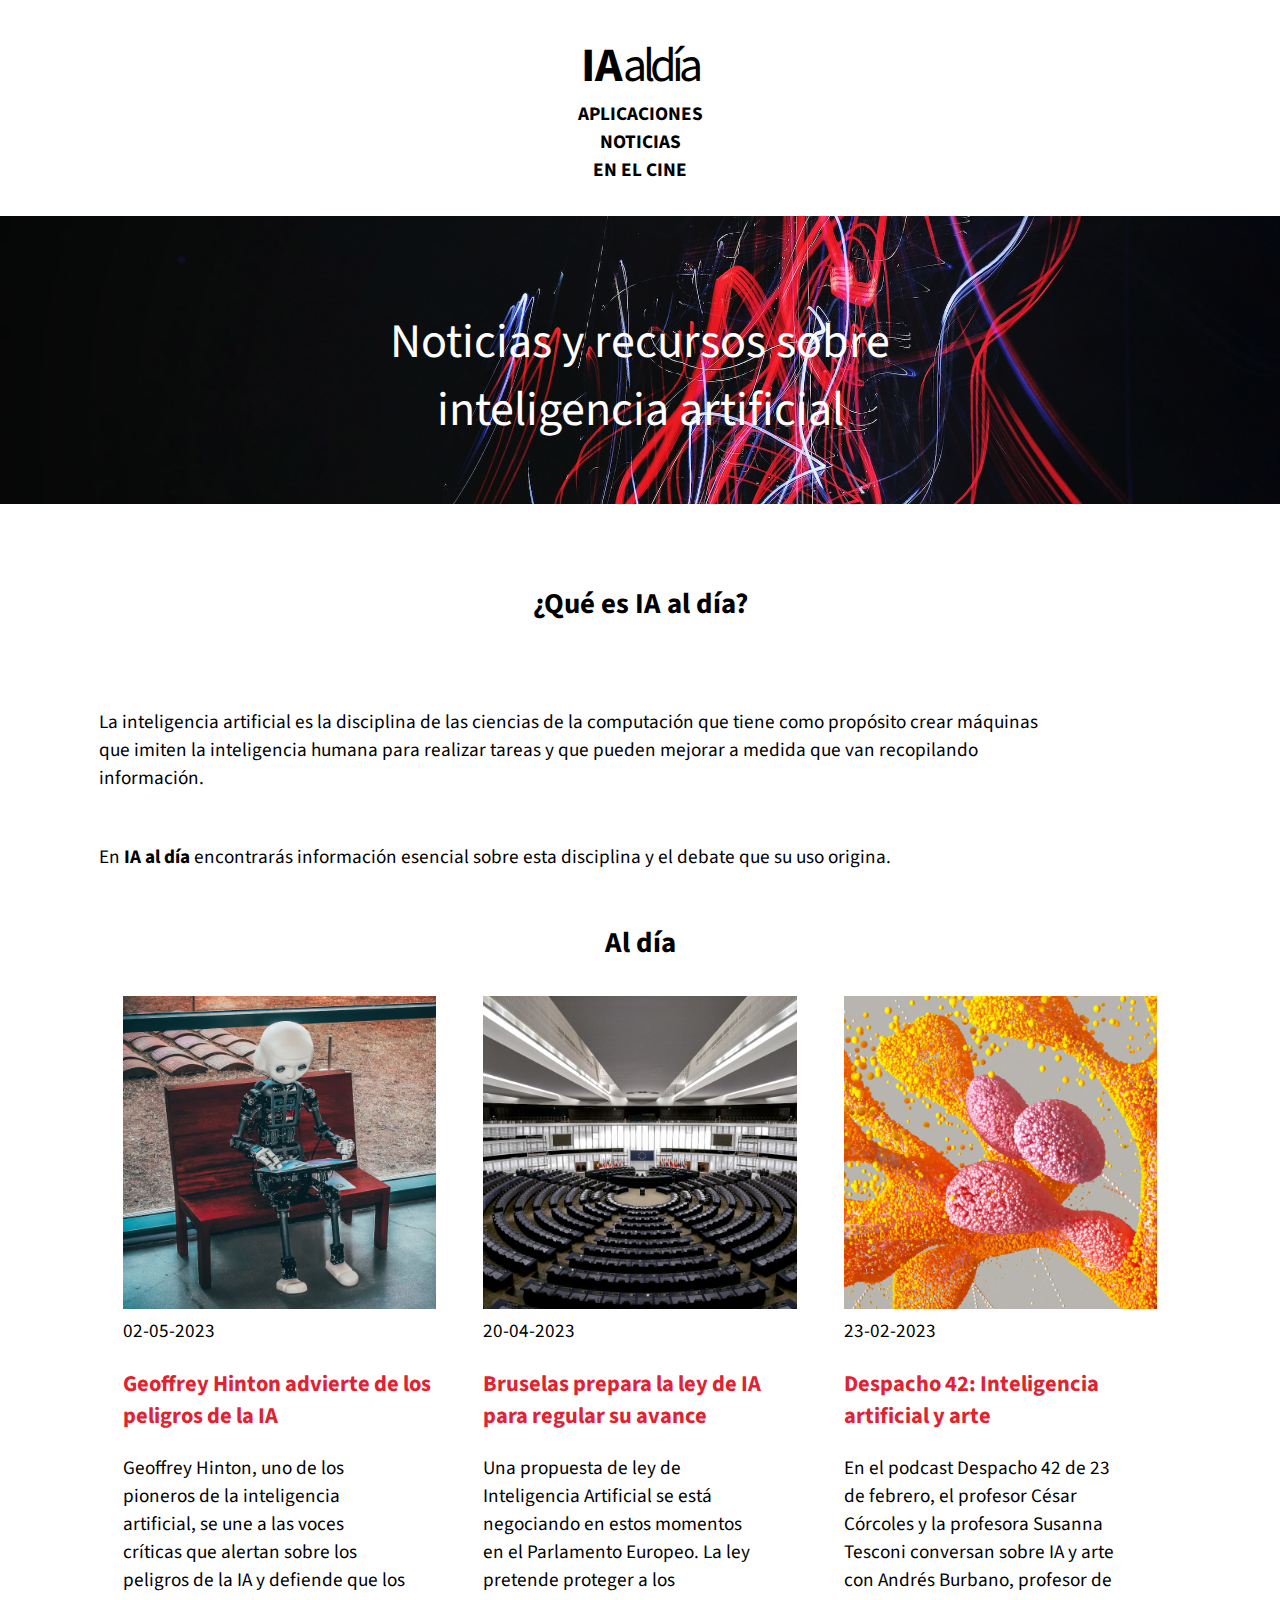
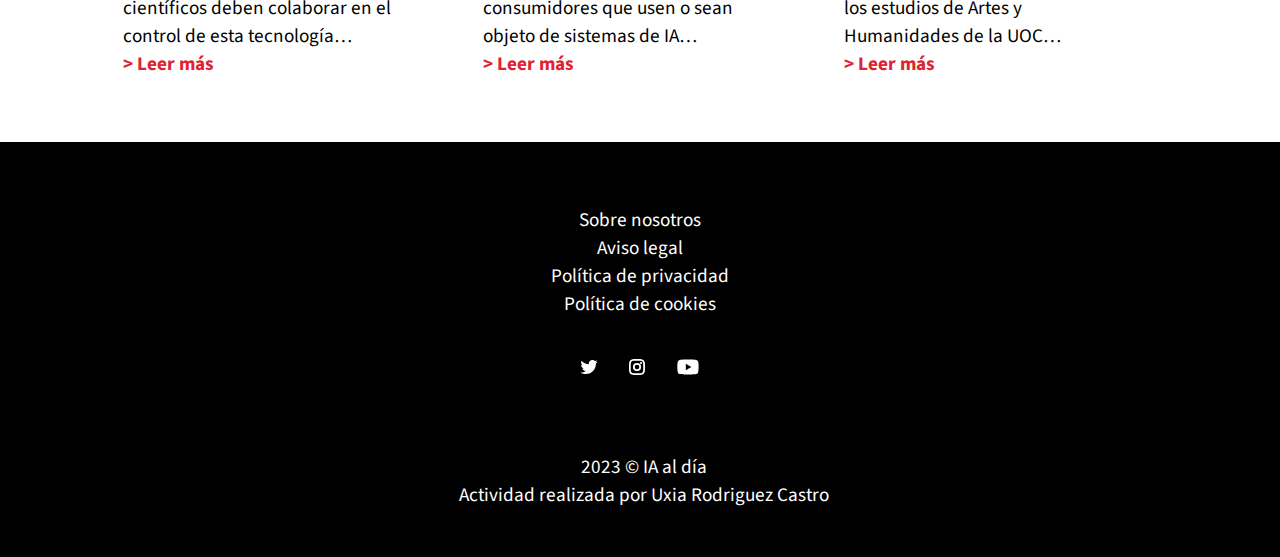
<file: index.html>
<!DOCTYPE html>
<html lang="es">

<head>
   <meta charset="utf-8">
   <title>IAaldia</title>
   <meta name="viewport" content="width=device-width, initial-scale=1.0">
   <link rel="stylesheet" href="css/estilos.css">
   <link rel="icon" type="image/x-icon" href="img/favicon.ico">

</head>

<body>

   <header>
      <h1><a href="index.html"><span>IA</span>aldía</a></h1>

   </header>
   <nav class="headernav">
      <div>
         <ul>

            <li><a href="aplicaciones.html">Aplicaciones</a></li>
            <li><a href="#">Noticias</a></li>
            <li><a href="en-el-cine.html">En el cine</a></li>


         </ul>
      </div>
   </nav>
   <main>
      <div class="container">
         <picture>
            <source media="(min-width: 900px)" srcset="img/bg-hero-home.jpg">
            <img src="img/bg-hero-home-m.jpg" alt="fondo del inicio de la pagina">
         </picture>
         <span class="centered">Noticias y recursos sobre<br>inteligencia artificial </span>
      </div>
      <div class="content">

         <h2>¿Qué es IA al día?</h2>
         <p>La inteligencia artificial es la disciplina de las ciencias de la computación
            que tiene como propósito crear máquinas que imiten la inteligencia
            humana para realizar tareas y que pueden mejorar a medida que van
            recopilando información.</p>
         <p>En <b>IA al día</b> encontrarás información esencial sobre esta disciplina y el
            debate que su uso origina.</p>


         <h2>Al día</h2>

         <div class="containerdiv">
            <div>
               <img src="img/n-geoffrey-hinton.jpg" alt="imagen de un muñeco sentado en un banco">

               <p>02-05-2023</p>
               <h3>Geoffrey Hinton advierte de los peligros de la IA</h3>
               <p class="desc">Geoffrey Hinton, uno de los pioneros de la inteligencia artificial, se une a
                  las voces críticas que alertan sobre los peligros de la IA y defiende que
                  los científicos deben colaborar en el control de esta tecnología… </p>
               <a href="#">&#62; Leer más</a>
            </div>
            <div>
               <img src="img/n-ue-ia.jpg" alt="Parlamento Europeo en Bruselas">

               <p>20-04-2023</p>
               <h3>Bruselas prepara la ley de IA para regular su avance</h3>
               <p class="desc"> Una propuesta de ley de Inteligencia Artificial se está negociando en
                  estos momentos en el Parlamento Europeo. La ley pretende proteger a
                  los consumidores que usen o sean objeto de sistemas de IA… </p>
               <a href="#">&#62; Leer más</a>
            </div>
            <div>
               <img src="img/n-despacho42.jpg" alt="Una representacion abstracta de IA">

               <p>23-02-2023</p>
               <h3>Despacho 42: Inteligencia artificial y arte</h3>
               <p class="desc">En el podcast Despacho 42 de 23 de febrero, el profesor César
                  Córcoles y la profesora Susanna Tesconi conversan sobre IA y arte con
                  Andrés Burbano, profesor de los estudios de Artes y Humanidades de la
                  UOC… </p>
               <a href="despacho-42.html">&#62; Leer más</a>
            </div>

         </div>


      </div>

   </main>
   <footer>
      <nav>
         <div>

            <ul>
               <li><a href="#">Sobre nosotros</a></li>
               <li><a href="#">Aviso legal</a></li>
               <li><a href="#">Política de privacidad</a></li>
               <li><a href="#">Política de cookies</a></li>

            </ul>
         </div>

         <div>
            <ul>
               <li class="redes"><a class="smedia" href="#"><img src="img/twitter.svg" alt="icono de twitter"></a></li>
               <li class="redes"><a class="smedia" href="#"><img src="img/instagram.svg" alt="icono de instagram"></a>
               </li>
               <li class="redes"><a class="smedia" href="#"><img src="img/youtube.svg" alt="icono de youtube"> </a></li>

            </ul>
         </div>

         <div class="creditos">
            <p>2023 &#169; IA al día</p>
            <p> Actividad realizada por Uxia Rodriguez Castro</p>
         </div>
      </nav>
   </footer>
</body>

</html>
</file>
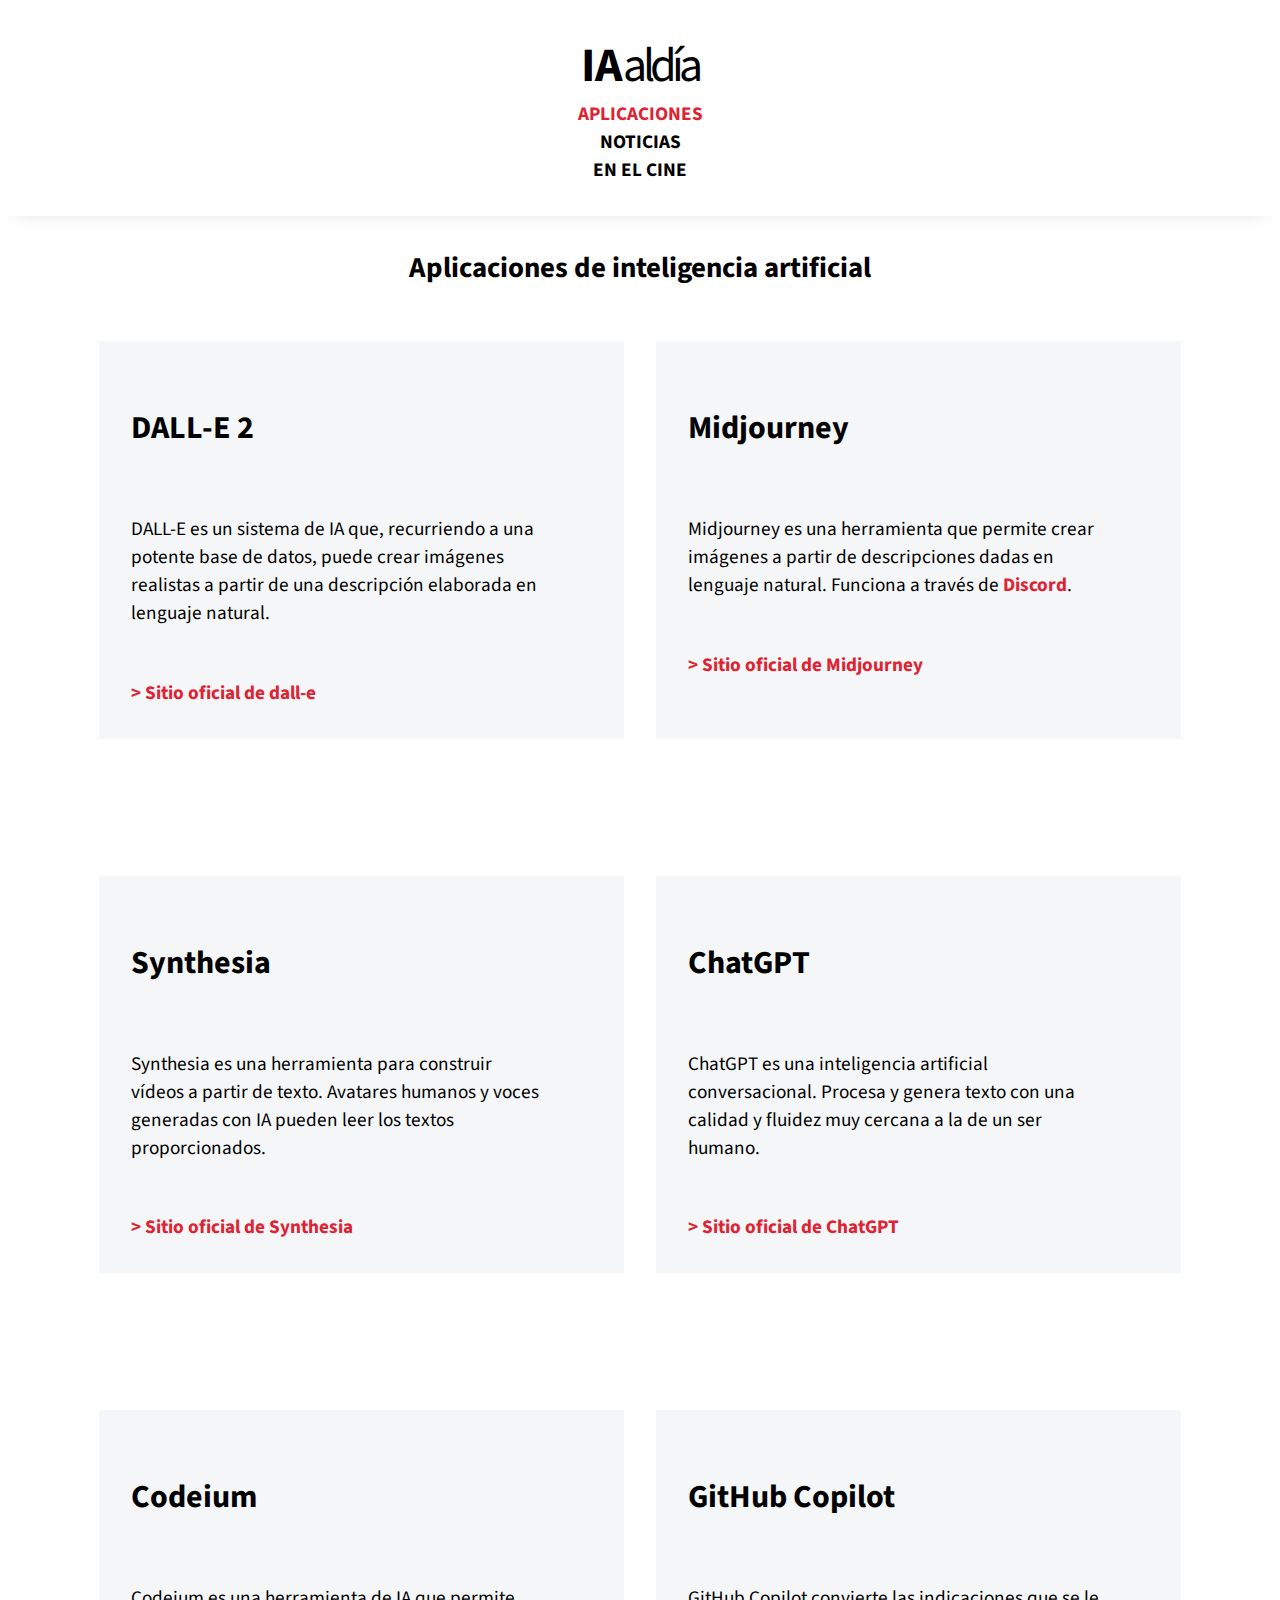
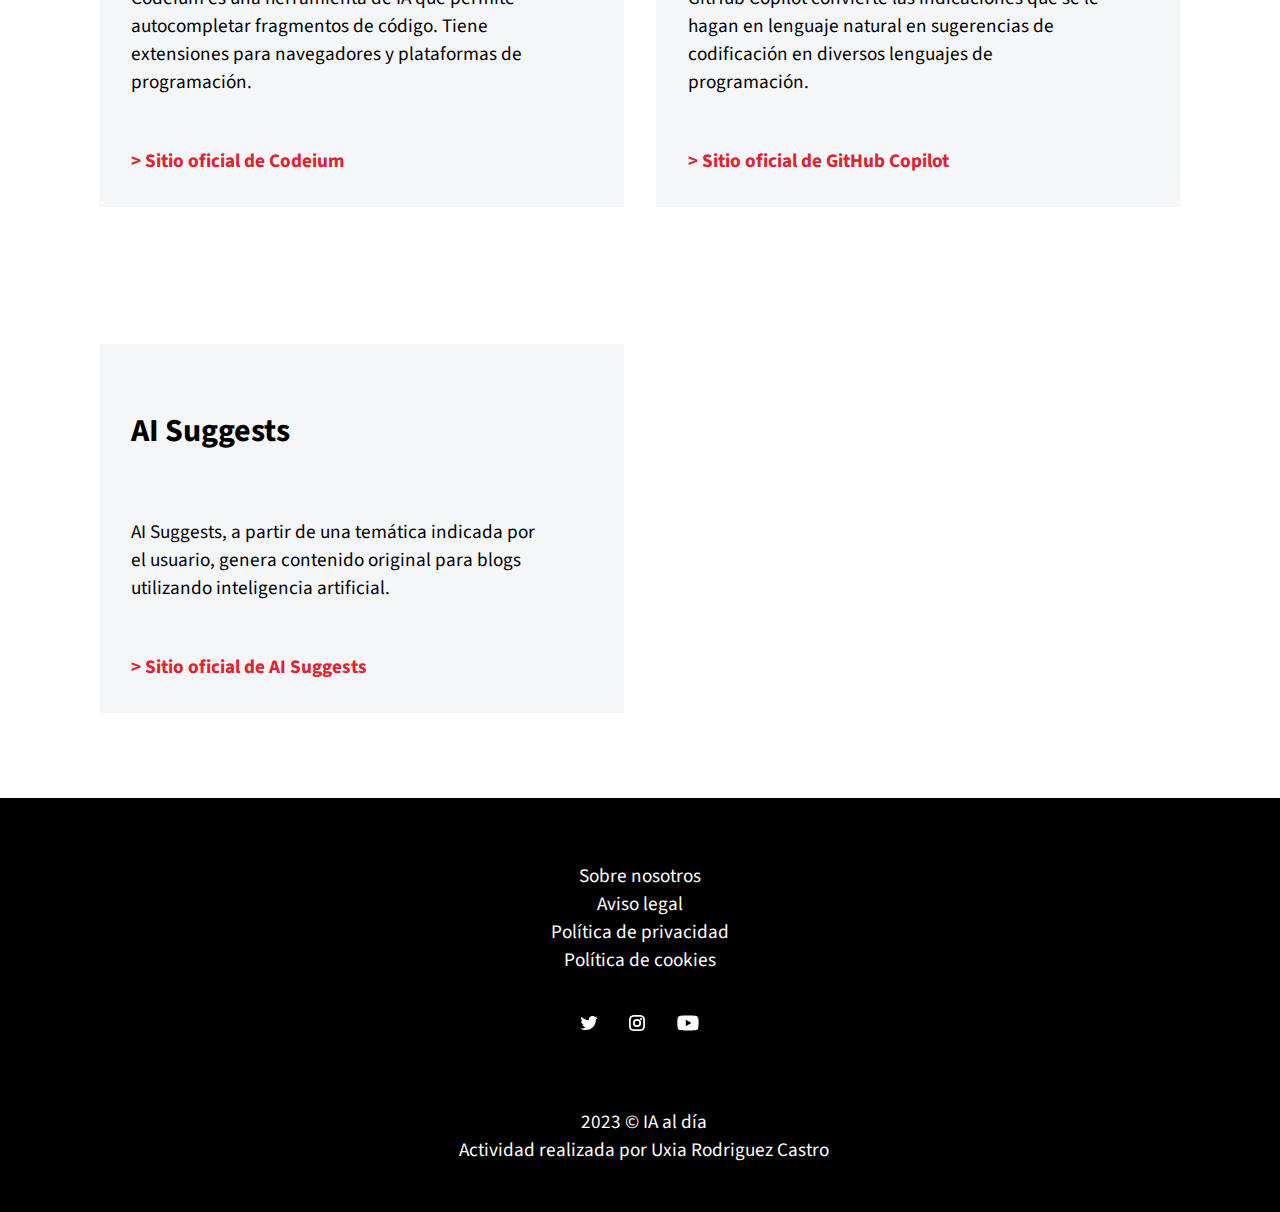
<file: aplicaciones.html>
<!DOCTYPE html>
<html lang="es">

<head>
   <meta charset="utf-8">
   <title>IAaldia</title>
   <meta name="viewport" content="width=device-width, initial-scale=1.0">
   <link rel="stylesheet" href="css/estilos.css">
   <link rel="icon" type="image/x-icon" href="img/favicon.ico">

</head>

<body>


   <header>
      <h1><a href="index.html"><span>IA</span>aldía</a></h1>
   </header>
   <nav class="headernav">
      <div>
         <ul>

            <li><a href="aplicaciones.html" class="actual">Aplicaciones</a></li>
            <li><a href="#">Noticias</a></li>
            <li><a href="en-el-cine.html">En el cine</a></li>


         </ul>
      </div>
   </nav>
   <main>
      <div class="content">
         <h2 id="alth2">Aplicaciones de inteligencia artificial</h2>

         <div class="containerdiv2">
            <div>
               <h3> DALL-E 2</h3>
               <p> DALL-E es un sistema de IA que, recurriendo a una potente base de
                  datos, puede crear imágenes realistas a partir de una descripción
                  elaborada en lenguaje natural. </p>
               <a href="https://www.midjourney.com/home/">&#62; Sitio oficial de dall-e</a>
            </div>

            <div>
               <h3>Midjourney</h3>
               <p>Midjourney es una herramienta que permite crear imágenes a partir de
                  descripciones dadas en lenguaje natural. Funciona a través de <span><a
                        href="https://discord.com">Discord</a></span>.</p>
               <a href="https://www.midjourney.com/home/">&#62; Sitio oficial de Midjourney</a>
            </div>
            <div>
               <h3>Synthesia</h3>
               <p>Synthesia es una herramienta para construir vídeos a partir de texto.
                  Avatares humanos y voces generadas con IA pueden leer los textos
                  proporcionados.</p>
               <a href="https://www.synthesia.io/">&#62; Sitio oficial de Synthesia</a>
            </div>

            <div>
               <h3>ChatGPT</h3>
               <p>ChatGPT es una inteligencia artificial conversacional. Procesa y genera
                  texto con una calidad y fluidez muy cercana a la de un ser humano.</p>
               <a href="https://chat.openai.com/">&#62; Sitio oficial de ChatGPT</a>
            </div>

            <div>
               <h3>Codeium
               </h3>
               <p>Codeium es una herramienta de IA que permite autocompletar
                  fragmentos de código. Tiene extensiones para navegadores y
                  plataformas de programación.</p>
               <a href="https://codeium.com/">&#62; Sitio oficial de Codeium</a>
            </div>
            <div>
               <h3>GitHub Copilot</h3>
               <p>GitHub Copilot convierte las indicaciones que se le hagan en lenguaje
                  natural en sugerencias de codificación en diversos lenguajes de
                  programación.</p>
               <a href="https://github.com/features/copilot">&#62; Sitio oficial de GitHub Copilot</a>
            </div>
            <div>
               <h3>AI Suggests</h3>
               <p>AI Suggests, a partir de una temática indicada por el usuario, genera
                  contenido original para blogs utilizando inteligencia artificial.</p>
               <a href="https://ai-suggests.com/">&#62; Sitio oficial de AI Suggests</a>
            </div>

         </div>

      </div>
   </main>
   <footer>
      <nav>
         <div>
            <ul>

               <li><a href="#">Sobre nosotros</a></li>
               <li><a href="#">Aviso legal</a></li>
               <li><a href="#">Política de privacidad</a></li>
               <li><a href="#">Política de cookies</a></li>


            </ul>
         </div>
         <div>
            <ul>

               <li class="redes"><a class="smedia" href="#"><img src="img/twitter.svg" alt="icono de twitter"></a></li>
               <li class="redes"><a class="smedia" href="#"><img src="img/instagram.svg" alt="icono de instagram"></a>
               </li>
               <li class="redes"><a class="smedia" href="#"><img src="img/youtube.svg" alt="icono de youtube"> </a></li>


            </ul>
         </div>
         <div class="creditos">
            <p>2023 &#169; IA al día</p>
            <p> Actividad realizada por Uxia Rodriguez Castro</p>
         </div>
      </nav>
   </footer>
</body>

</html>
</file>
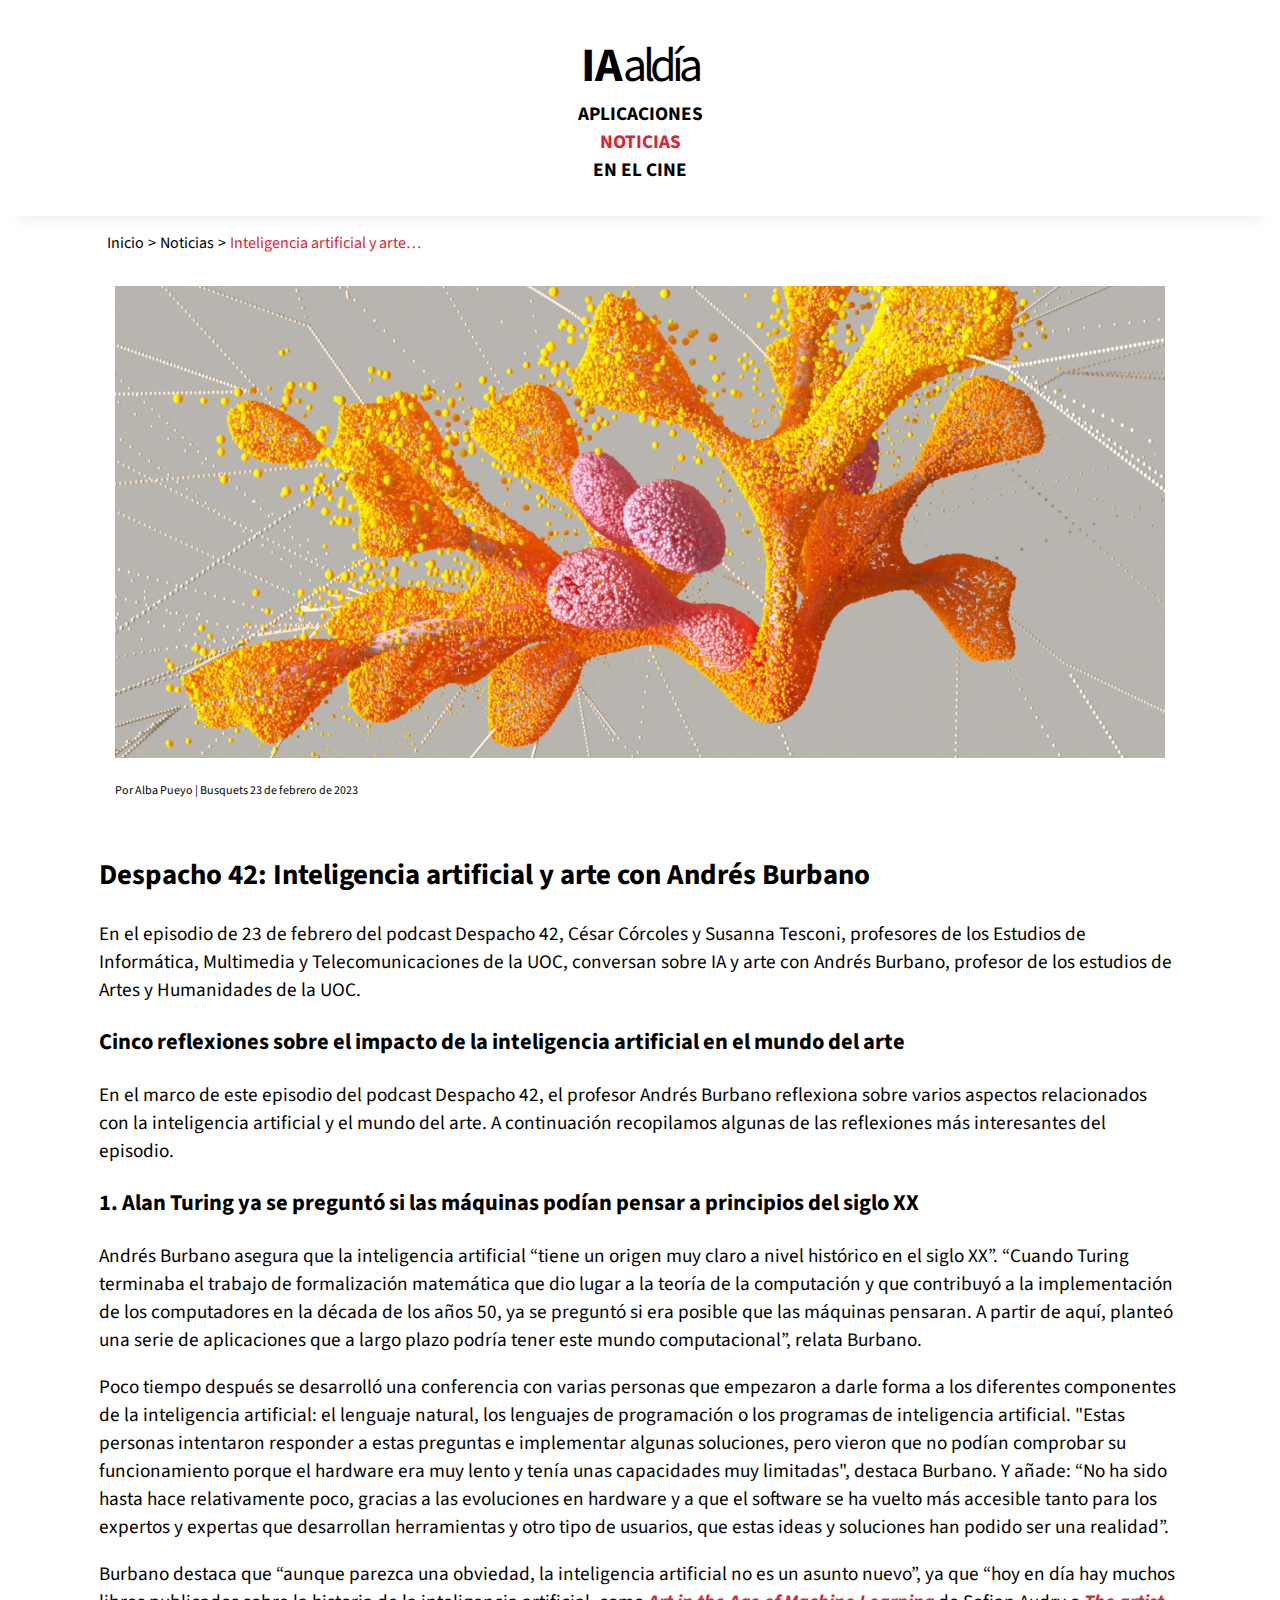
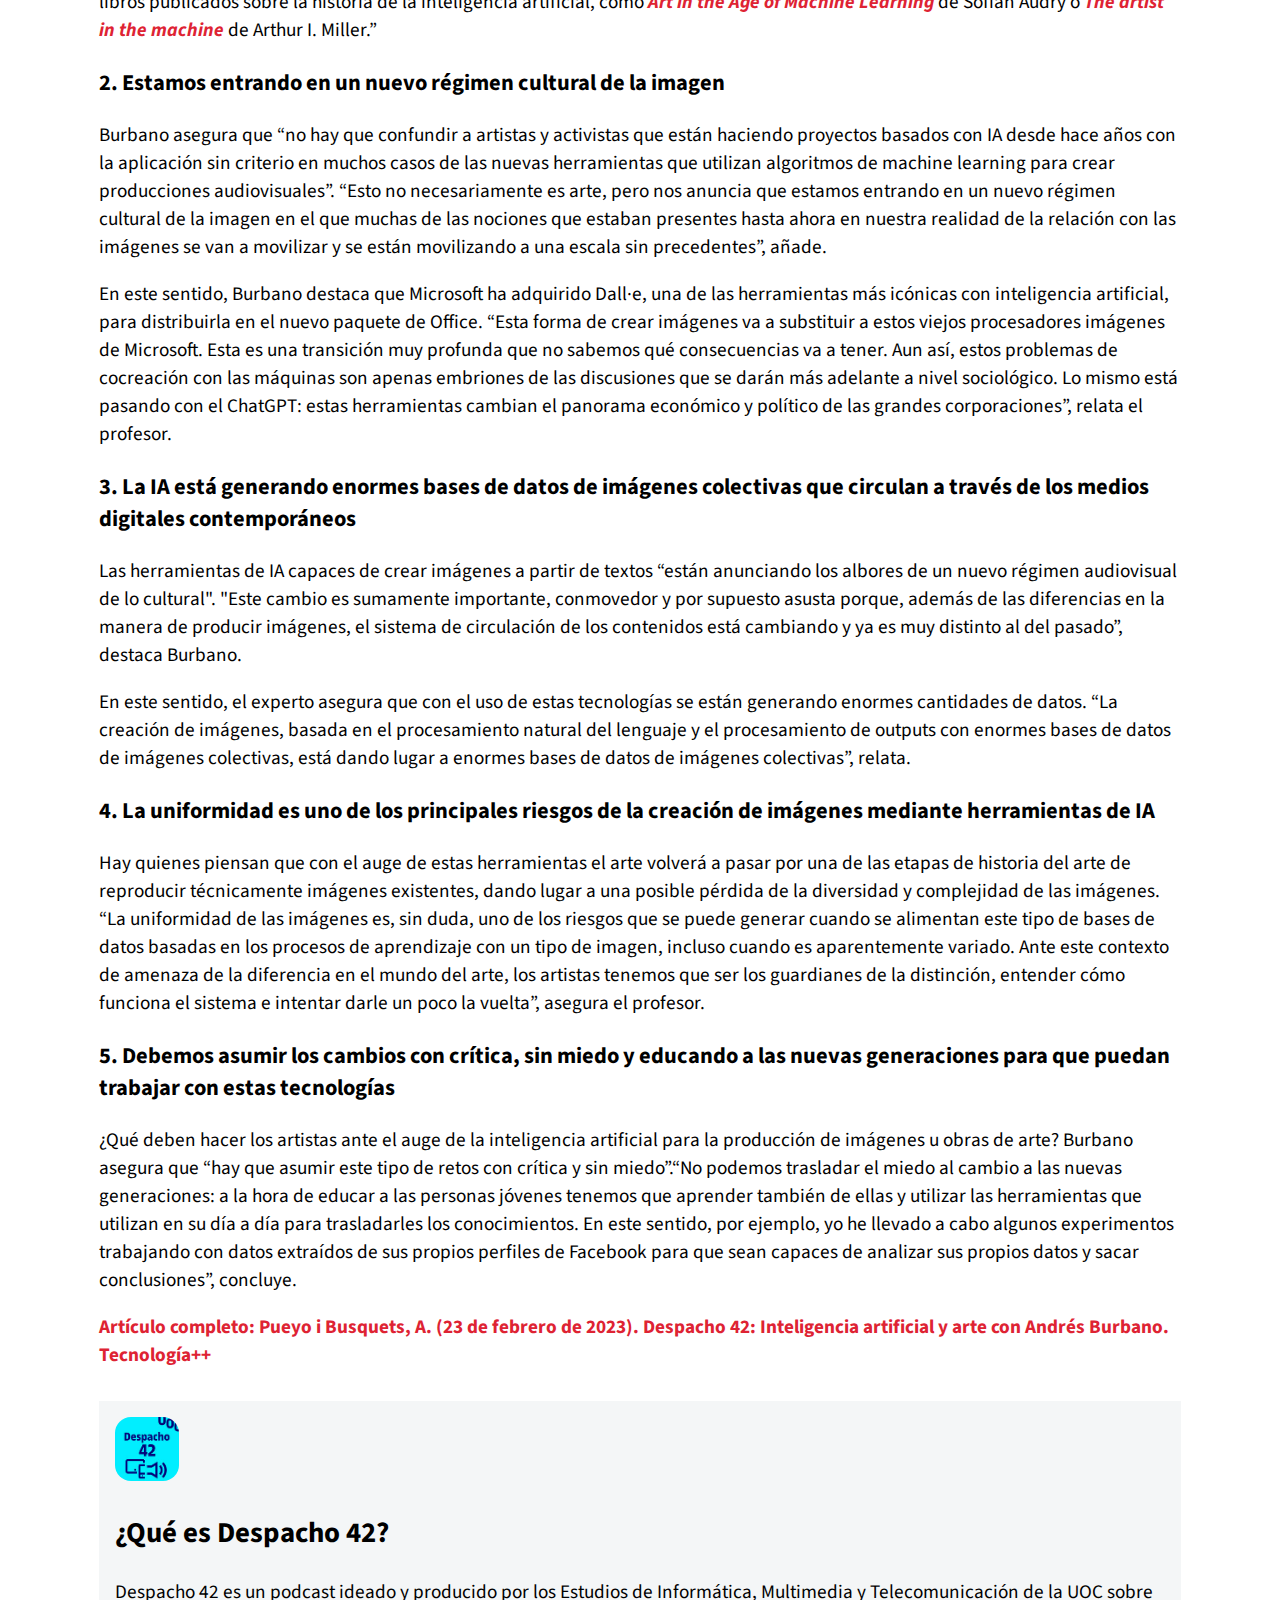
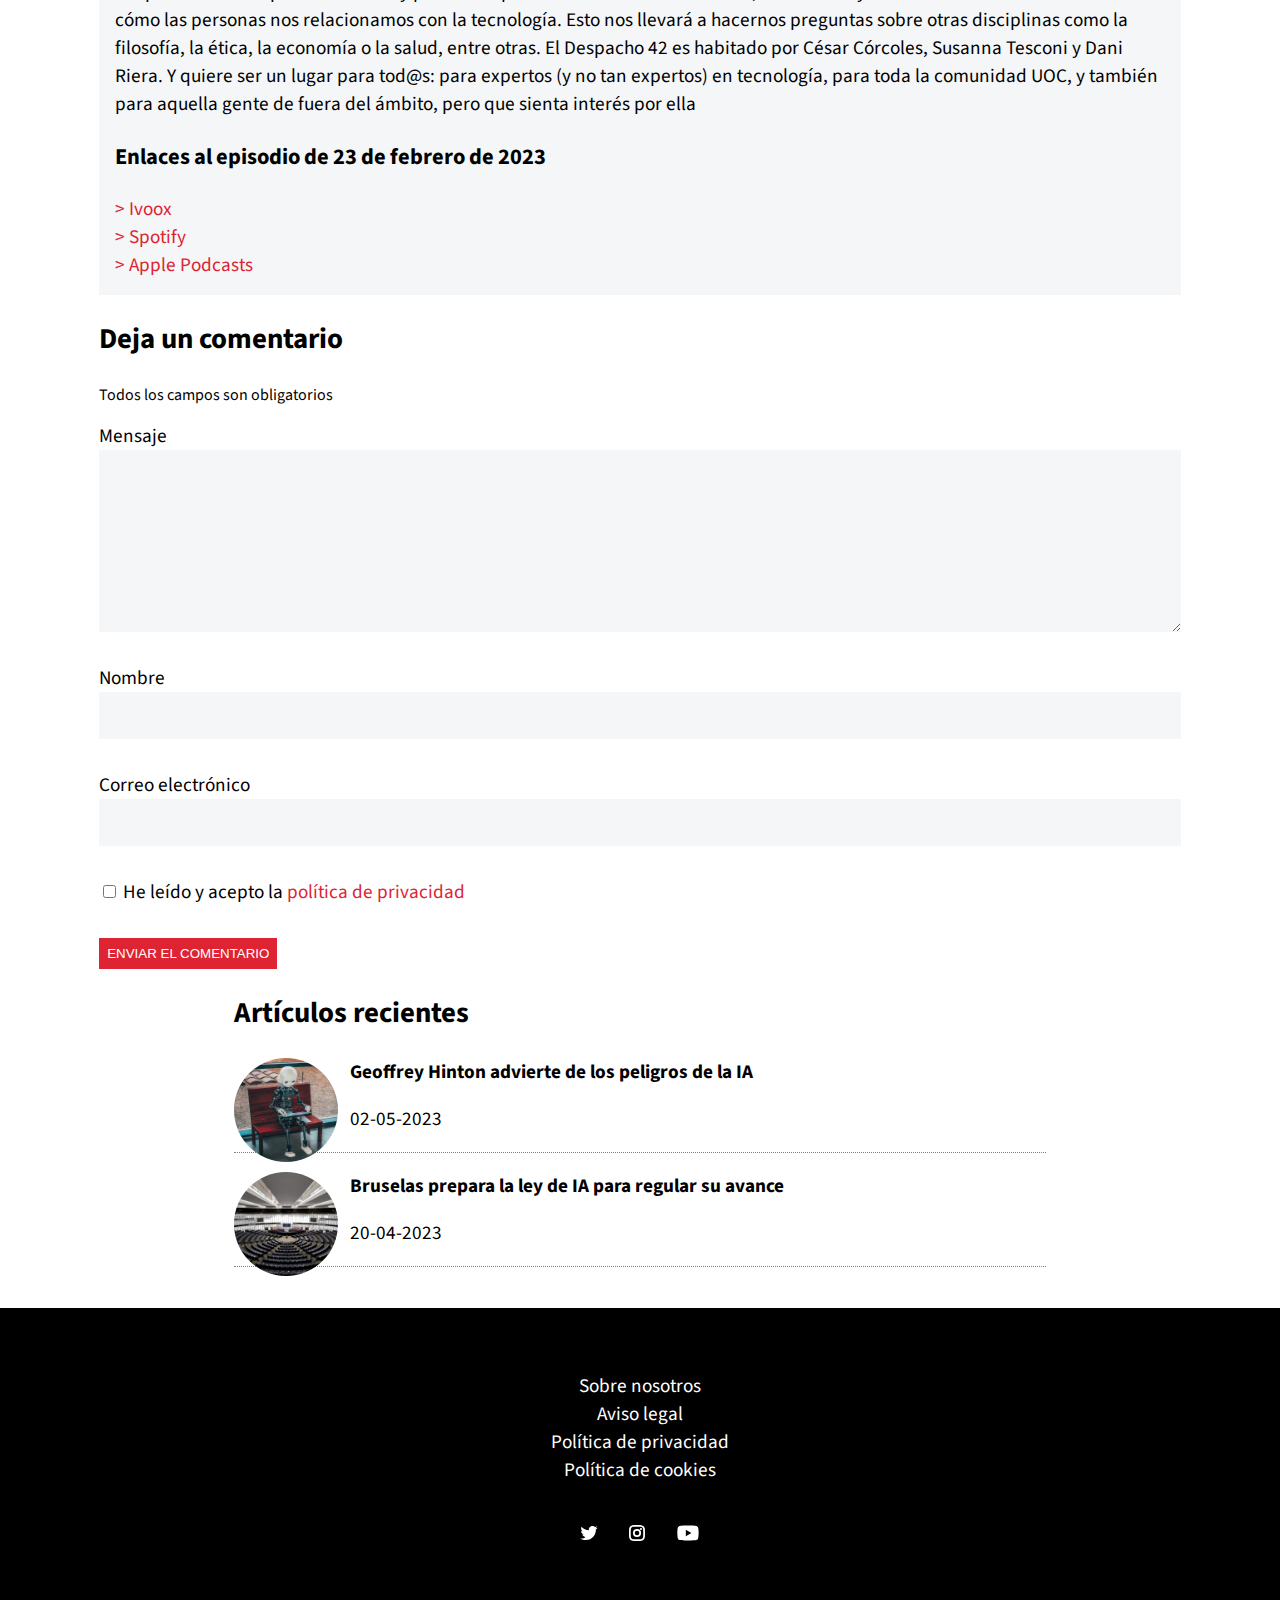
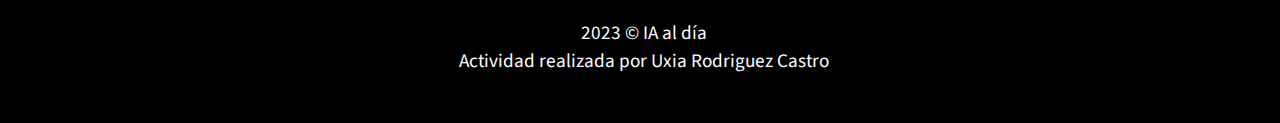
<file: despacho-42.html>
<!DOCTYPE html>
<html lang="es">

<head>
   <meta charset="utf-8">
   <title>IAaldia</title>
   <meta name="viewport" content="width=device-width, initial-scale=1.0">
   <link rel="stylesheet" href="css/estilos.css">
   <link rel="icon" type="image/x-icon" href="img/favicon.ico">

</head>

<body>

   <header>
      <h1><a href="index.html"><span>IA</span>aldía</a></h1>

   </header>
   <nav class="headernav">
      <div>
         <ul>

            <li><a href="aplicaciones.html">Aplicaciones</a></li>
            <li><a href="#" class="actual">Noticias</a></li>
            <li><a href="en-el-cine.html">En el cine</a></li>


         </ul>
      </div>
   </nav>
   <main>
      <div class="content2">

         <div>

            <nav aria-label="Breadcrumb" class="breadcrumb">
               <ul>
                  <li><a href="index.html">Inicio</a></li>
                  <li><a href="#">Noticias</a></li>
                  <li><span>Inteligencia artificial y arte…</span></li>
               </ul>
            </nav>
            <div>
               <figure class="figures">
                  <img src="img/n-despacho42-post.jpg" alt="Una representacion abstracta de IA">
                  <figcaption>Por Alba Pueyo | Busquets 23 de febrero de 2023</figcaption>
               </figure>
            </div>
            <h2>Despacho 42: Inteligencia artificial y arte con Andrés
               Burbano</h2>
            <p>En el episodio de 23 de febrero del podcast Despacho 42, César Córcoles y
               Susanna Tesconi, profesores de los Estudios de Informática, Multimedia y
               Telecomunicaciones de la UOC, conversan sobre IA y arte con Andrés
               Burbano, profesor de los estudios de Artes y Humanidades de la UOC.</p>

            <h3>Cinco reflexiones sobre el impacto de la inteligencia artificial en el
               mundo del arte</h3>

            <p>En el marco de este episodio del podcast Despacho 42, el profesor Andrés
               Burbano reflexiona sobre varios aspectos relacionados con la inteligencia
               artificial y el mundo del arte. A continuación recopilamos algunas de las
               reflexiones más interesantes del episodio.</p>

            <h3>1. Alan Turing ya se preguntó si las máquinas podían pensar a principios
               del siglo XX</h3>

            <p>Andrés Burbano asegura que la inteligencia artificial <q>tiene un origen muy claro
                  a nivel histórico en el siglo XX</q>. <q>Cuando Turing terminaba el trabajo de
                  formalización matemática que dio lugar a la teoría de la computación y que
                  contribuyó a la implementación de los computadores en la década de los años
                  50, ya se preguntó si era posible que las máquinas pensaran. A partir de aquí,
                  planteó una serie de aplicaciones que a largo plazo podría tener este mundo
                  computacional</q>, relata Burbano.</p>

            <p>Poco tiempo después se desarrolló una conferencia con varias personas que
               empezaron a darle forma a los diferentes componentes de la inteligencia
               artificial: el lenguaje natural, los lenguajes de programación o los programas de
               inteligencia artificial. "Estas personas intentaron responder a estas preguntas e
               implementar algunas soluciones, pero vieron que no podían comprobar su
               funcionamiento porque el hardware era muy lento y tenía unas capacidades
               muy limitadas", destaca Burbano. Y añade: <q>No ha sido hasta hace
                  relativamente poco, gracias a las evoluciones en hardware y a que el software
                  se ha vuelto más accesible tanto para los expertos y expertas que desarrollan
                  herramientas y otro tipo de usuarios, que estas ideas y soluciones han podido
                  ser una realidad</q>.</p>

            <p>Burbano destaca que <q>aunque parezca una obviedad, la inteligencia artificial no
                  es un asunto nuevo</q>, ya que <q>hoy en día hay muchos libros publicados sobre la
                  historia de la inteligencia artificial, como <i><a class="actual"
                        href="https://mitpress.mit.edu/9780262046183/art-in-the-age-of-machine-learning/">Art in the Age
                        of
                        Machine Learning</a></i> de
                  Sofian Audry o <i><a class="actual" href="https://www.artistinthemachine.net/">The artist in the
                        machine</a></i> de Arthur I. Miller.</q></p>

            <h3>2. Estamos entrando en un nuevo régimen cultural de la imagen</h3>
            <p>Burbano asegura que <q>no hay que confundir a artistas y activistas que están
                  haciendo proyectos basados con IA desde hace años con la aplicación sin
                  criterio en muchos casos de las nuevas herramientas que utilizan algoritmos de
                  machine learning para crear producciones audiovisuales</q>. <q>Esto no
                  necesariamente es arte, pero nos anuncia que estamos entrando en un nuevo
                  régimen cultural de la imagen en el que muchas de las nociones que estaban
                  presentes hasta ahora en nuestra realidad de la relación con las imágenes se
                  van a movilizar y se están movilizando a una escala sin precedentes</q>, añade.</p>

            <p>En este sentido, Burbano destaca que Microsoft ha adquirido Dall·e, una de las
               herramientas más icónicas con inteligencia artificial, para distribuirla en el
               nuevo paquete de Office. <q>Esta forma de crear imágenes va a substituir a estos
                  viejos procesadores imágenes de Microsoft. Esta es una transición muy
                  profunda que no sabemos qué consecuencias va a tener. Aun así, estos
                  problemas de cocreación con las máquinas son apenas embriones de las
                  discusiones que se darán más adelante a nivel sociológico. Lo mismo está
                  pasando con el ChatGPT: estas herramientas cambian el panorama económico
                  y político de las grandes corporaciones</q>, relata el profesor.</p>

            <h3>3. La IA está generando enormes bases de datos de imágenes colectivas
               que circulan a través de los medios digitales contemporáneos</h3>
            <p>Las herramientas de IA capaces de crear imágenes a partir de textos <q>están
                  anunciando los albores de un nuevo régimen audiovisual de lo cultural". "Este
                  cambio es sumamente importante, conmovedor y por supuesto asusta porque,
                  además de las diferencias en la manera de producir imágenes, el sistema de
                  circulación de los contenidos está cambiando y ya es muy distinto al del
                  pasado</q>, destaca Burbano.</p>

            <p>En este sentido, el experto asegura que con el uso de estas tecnologías se
               están generando enormes cantidades de datos. <q>La creación de imágenes,
                  basada en el procesamiento natural del lenguaje y el procesamiento de outputs
                  con enormes bases de datos de imágenes colectivas, está dando lugar a
                  enormes bases de datos de imágenes colectivas</q>, relata.</p>
            <h3>4. La uniformidad es uno de los principales riesgos de la creación de
               imágenes mediante herramientas de IA</h3>
            <p>Hay quienes piensan que con el auge de estas herramientas el arte volverá a
               pasar por una de las etapas de historia del arte de reproducir técnicamente
               imágenes existentes, dando lugar a una posible pérdida de la diversidad y
               complejidad de las imágenes. <q>La uniformidad de las imágenes es, sin duda,
                  uno de los riesgos que se puede generar cuando se alimentan este tipo de
                  bases de datos basadas en los procesos de aprendizaje con un tipo de imagen,
                  incluso cuando es aparentemente variado. Ante este contexto de amenaza de
                  la diferencia en el mundo del arte, los artistas tenemos que ser los guardianes
                  de la distinción, entender cómo funciona el sistema e intentar darle un poco la
                  vuelta</q>, asegura el profesor. </p>

            <h3>5. Debemos asumir los cambios con crítica, sin miedo y educando a las
               nuevas generaciones para que puedan trabajar con estas tecnologías</h3>
            <p>¿Qué deben hacer los artistas ante el auge de la inteligencia artificial para la
               producción de imágenes u obras de arte? Burbano asegura que <q>hay que
                  asumir este tipo de retos con crítica y sin miedo</q>.<q>No podemos trasladar el
                  miedo al cambio a las nuevas generaciones: a la hora de educar a las personas
                  jóvenes tenemos que aprender también de ellas y utilizar las herramientas que
                  utilizan en su día a día para trasladarles los conocimientos. En este sentido, por
                  ejemplo, yo he llevado a cabo algunos experimentos trabajando con datos
                  extraídos de sus propios perfiles de Facebook para que sean capaces de
                  analizar sus propios datos y sacar conclusiones</q>, concluye.</p>


            <p> <a href="https://blogs.uoc.edu/informatica/despacho-42-inteligencia-artificial-y-arte/"
                  class="actual">Artículo completo: Pueyo i Busquets, A. (23 de febrero de 2023). Despacho 42:
                  Inteligencia artificial y arte con Andrés Burbano. Tecnología++</a></p>

            <div class="quees">
               <div><img src="img/isologo-despacho42.jpg" alt="logo de la uoc"></div>
               <div>
                  <h2>¿Qué es Despacho 42?</h2>
                  <p>
                     Despacho 42 es un podcast ideado y producido por los Estudios de Informática,
                     Multimedia y Telecomunicación de la UOC sobre cómo las personas nos
                     relacionamos con la tecnología. Esto nos llevará a hacernos preguntas sobre
                     otras disciplinas como la filosofía, la ética, la economía o la salud, entre otras.
                     El Despacho 42 es habitado por César Córcoles, Susanna Tesconi y Dani
                     Riera. Y quiere ser un lugar para tod@s: para expertos (y no tan expertos) en
                     tecnología, para toda la comunidad UOC, y también para aquella gente de
                     fuera del ámbito, pero que sienta interés por ella
                  </p>
                  <h3>Enlaces al episodio de 23 de febrero de 2023</h3>
                  <ul class="actual">
                     <li><a
                           href="https://www.ivoox.com/despacho-42-tecnologia-arte-andres-burbano-audios-mp3_rf_103575056_1.html">&#62;
                           Ivoox</a></li>
                     <li><a href="https://open.spotify.com/episode/5a7qHBmOFktjCaqlAKgEz1?si=aa986f248ee14acb&nd=1">&#62;
                           Spotify</a></li>
                     <li><a
                           href="https://podcasts.apple.com/us/podcast/despacho-42-tecnolog%C3%ADa-y-arte-con-andr%C3%A9s-burbano/id1499615619?i=1000601274966">&#62;
                           Apple Podcasts</a></li>
                  </ul>
               </div>
            </div>
            <h2>Deja un comentario</h2>
            <p class="aclaracion">Todos los campos son obligatorios</p>
            <form action="post">
               <label for="mensaje">Mensaje
                  <textarea id="mensaje" name="user_mensaje" rows="10" required></textarea>
               </label>
               <label for="name">Nombre
                  <input type="text" id="name" name="user_name" required>
               </label>
               <label for="mail">Correo electrónico
                  <input type="email" id="mail" name="user_mail" required>
               </label>
               <div>
                  <input type="checkbox" id="accept" name="user_ok" required>
                  He leído y acepto la <a href="#" class="actual">política de privacidad</a>
               </div>

               <button>Enviar el comentario
               </button>
            </form>
         </div>
         <div class="recientes">
            <h2>Artículos recientes</h2>
            <div>
               <img src="img/n-geoffrey-hinton-thumbnail.jpg" alt="portada de Geoffrey">
               <p><strong>Geoffrey Hinton advierte de los peligros de la IA</strong></p>
               <p>02-05-2023</p>
            </div>
            <div>
               <img src="img/n-ue-ia-thumbnail.jpg" alt="portada de Bruselas">
               <p><strong>Bruselas prepara la ley de IA para regular su avance</strong> </p>
               <p>20-04-2023</p>
            </div>
         </div>
      </div>

   </main>
   <footer>
      <nav>
         <div>
            <ul>

               <li><a href="#">Sobre nosotros</a></li>
               <li><a href="#">Aviso legal</a></li>
               <li><a href="#">Política de privacidad</a></li>
               <li><a href="#">Política de cookies</a></li>


            </ul>
         </div>
         <div>
            <ul>

               <li class="redes"><a class="smedia" href="#"><img src="img/twitter.svg" alt="icono de twitter"></a></li>
               <li class="redes"><a class="smedia" href="#"><img src="img/instagram.svg" alt="icono de instagram"></a>
               </li>
               <li class="redes"><a class="smedia" href="#"><img src="img/youtube.svg" alt="icono de youtube"> </a></li>


            </ul>
         </div>
         <div class="creditos">
            <p>2023 &#169; IA al día</p>
            <p> Actividad realizada por Uxia Rodriguez Castro</p>
         </div>
      </nav>
   </footer>
</body>

</html>
</file>
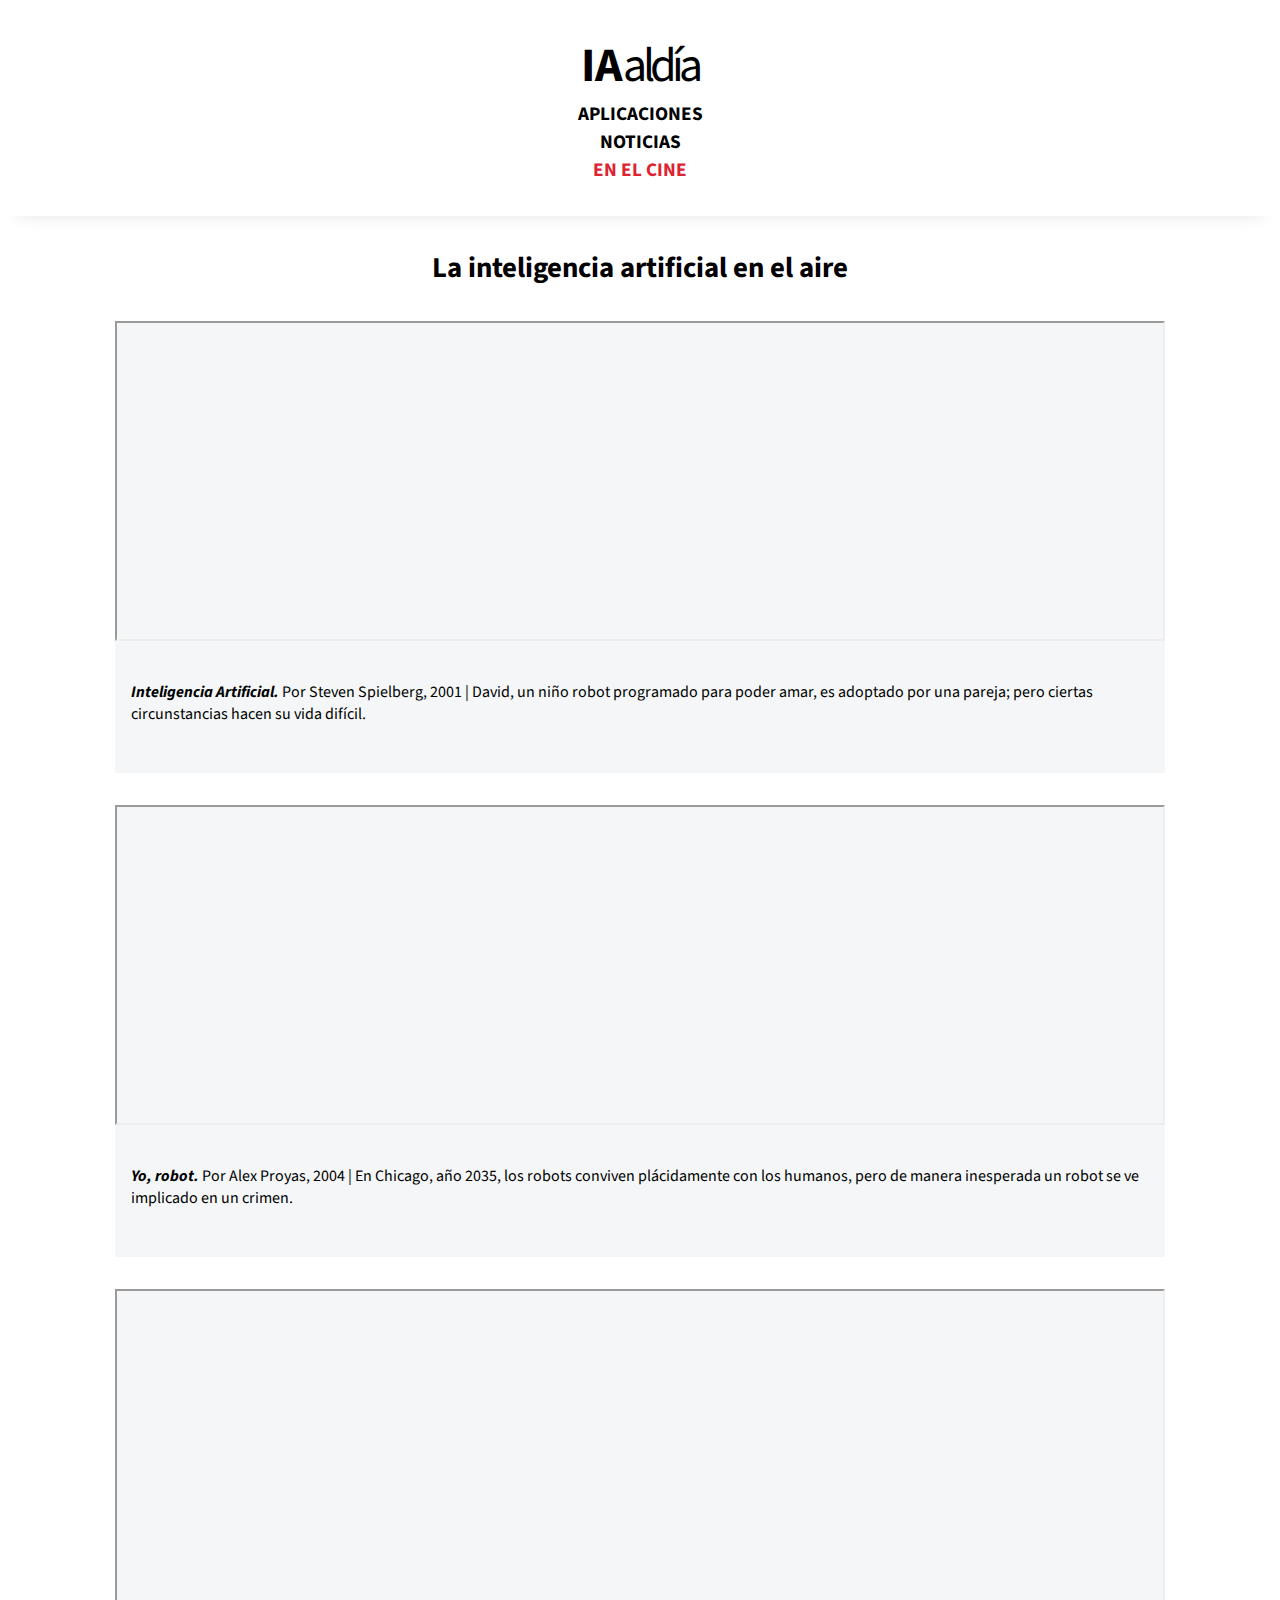
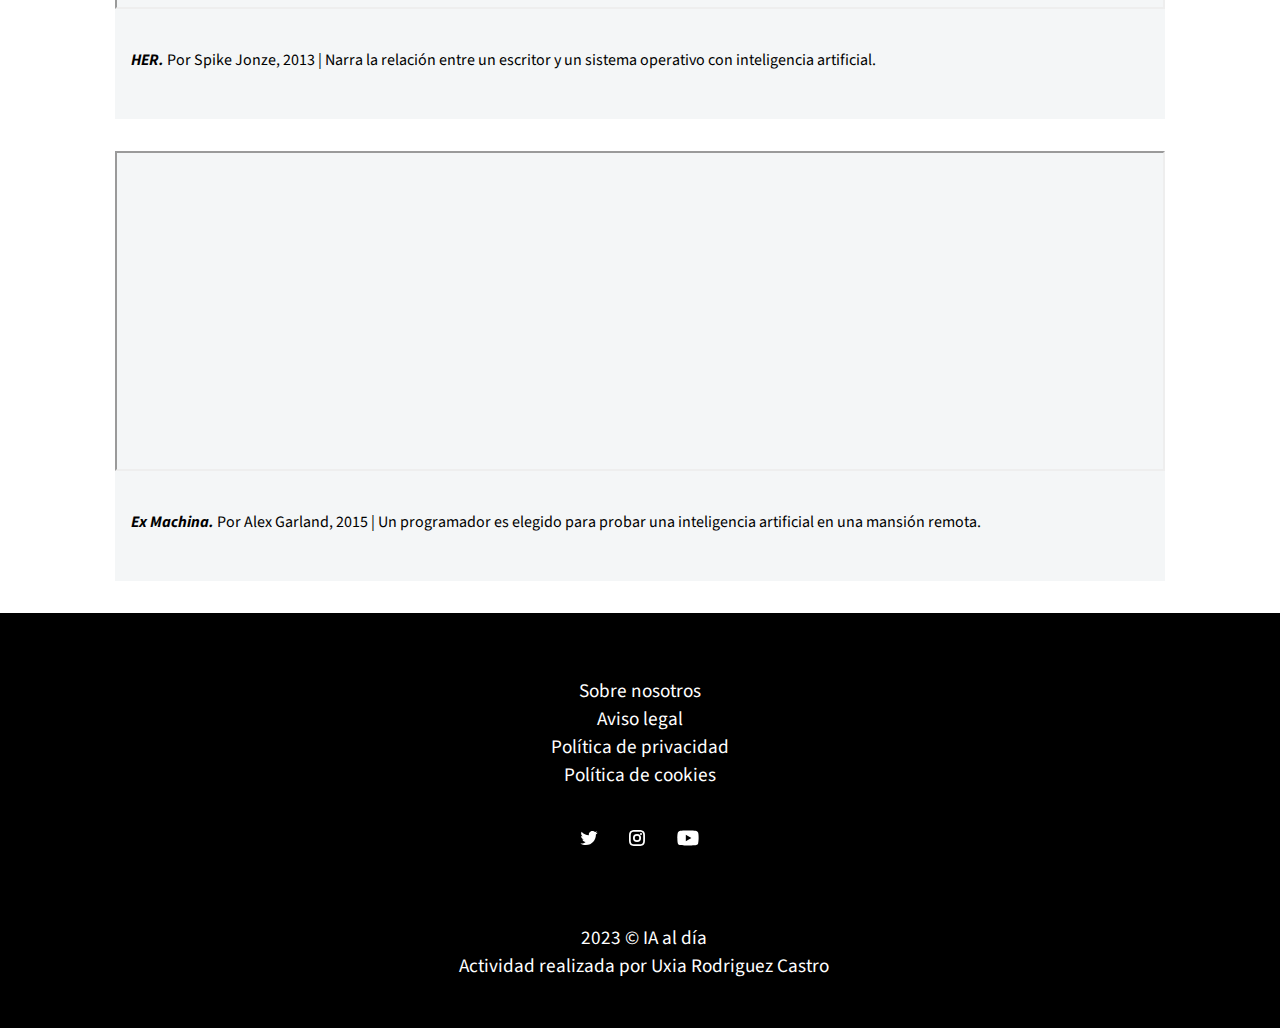
<file: en-el-cine.html>
<!DOCTYPE html>
<html lang="es">

<head>
   <meta charset="utf-8">
   <title>IAaldia</title>
   <meta name="viewport" content="width=device-width, initial-scale=1.0">
   <link rel="stylesheet" href="css/estilos.css">
   <link rel="icon" type="image/x-icon" href="img/favicon.ico">

</head>

<body>

   <header>
      <h1><a href="index.html"><span>IA</span>aldía</a></h1>

   </header>
   <nav class="headernav">
      <div>
         <ul>

            <li><a href="aplicaciones.html">Aplicaciones</a></li>
            <li><a href="#">Noticias</a></li>
            <li><a href="en-el-cine.html" class="actual">En el cine</a></li>


         </ul>
      </div>
   </nav>
   <main>
      <div class="content">
         <h2 id="alth2">La inteligencia artificial en el aire</h2>

         <div class="containerdiv3">
            <figure>
               <iframe src="https://www.youtube.com/embed/_19pRsZRiz4" title="YouTube video player"
                  allow="accelerometer; autoplay; clipboard-write; encrypted-media; gyroscope; picture-in-picture; web-share"
                  allowfullscreen></iframe>
               <figcaption><strong><i>Inteligencia Artificial.</i></strong> Por Steven Spielberg, 2001 | David, un niño
                  robot
                  programado para poder amar, es adoptado por una pareja; pero ciertas
                  circunstancias hacen su vida difícil.</figcaption>
            </figure>

            <figure>
               <iframe src="https://www.youtube.com/embed/xR3TT0nSORc" title="YouTube video player"
                  allow="accelerometer; autoplay; clipboard-write; encrypted-media; gyroscope; picture-in-picture; web-share"
                  allowfullscreen></iframe>
               <figcaption>
                  <strong><i>Yo, robot.</i></strong> Por Alex Proyas, 2004 | En Chicago, año 2035, los robots conviven
                  plácidamente con los humanos, pero de manera inesperada un robot se ve
                  implicado en un crimen.
               </figcaption>

            </figure>

            <figure>
               <iframe src="https://www.youtube.com/embed/UVMcpZ42BkA" title="YouTube video player"
                  allow="accelerometer; autoplay; clipboard-write; encrypted-media; gyroscope; picture-in-picture; web-share"
                  allowfullscreen></iframe>
               <figcaption>
                  <strong><i>HER.</i></strong> Por Spike Jonze, 2013 | Narra la relación entre un escritor y un sistema
                  operativo con inteligencia artificial.
               </figcaption>

            </figure>
            <figure>
               <iframe src="https://www.youtube.com/embed/sNExF5WYMaA" title="YouTube video player"
                  allow="accelerometer; autoplay; clipboard-write; encrypted-media; gyroscope; picture-in-picture; web-share"
                  allowfullscreen></iframe>
               <figcaption>
                  <strong><i>Ex Machina.</i></strong> Por Alex Garland, 2015 | Un programador es elegido para probar
                  una inteligencia artificial en una mansión remota.
               </figcaption>

            </figure>


         </div>
      </div>

   </main>
   <footer>
      <nav>
         <div>
            <ul>

               <li><a href="#">Sobre nosotros</a></li>
               <li><a href="#">Aviso legal</a></li>
               <li><a href="#">Política de privacidad</a></li>
               <li><a href="#">Política de cookies</a></li>


            </ul>
         </div>
         <div>
            <ul>

               <li class="redes"><a class="smedia" href="#"><img src="img/twitter.svg" alt="icono de twitter"></a></li>
               <li class="redes"><a class="smedia" href="#"><img src="img/instagram.svg" alt="icono de instagram"></a>
               </li>
               <li class="redes"><a class="smedia" href="#"><img src="img/youtube.svg" alt="icono de youtube"> </a></li>


            </ul>
         </div>
         <div class="creditos">
            <p>2023 &#169; IA al día</p>
            <p> Actividad realizada por Uxia Rodriguez Castro</p>
         </div>
      </nav>
   </footer>
</body>

</html>
</file>
<file: css/estilos.css>
@import url('https://fonts.googleapis.com/css2?family=Source+Sans+Pro:ital,wght@0,400;0,700;1,400;1,700&display=swap');

* {
	box-sizing: border-box;

}

body {
	margin: 0;
	padding: 0;
	color: rgb(0, 0, 0);
	font-family: 'Source Sans Pro', sans-serif;
	font-weight: 400;
	font-size: 1.2rem;
}


header,
footer {
	width: 100%;
}



.headernav {
	background-color: rgb(255, 255, 255);
	font-weight: 700;
	z-index: 1;
}

.headernav div ul li .actual,
i .actual,
.actual a,
.actual,
.breadcrumb li span {
	color: rgb(222, 35, 51);
}

.headernav div ul li .actual,
i .actual,
p .actual {
	font-weight: 700;

}

.headernav div ul li .actual:hover {
	color: rgba(0, 0, 0, 0.5);

}

header a,
.headernav a,
.breadcrumb a {
	color: rgb(0, 0, 0);
}

header a:hover,
.headernav:hover,
.headernav a:hover,
div .breadcrumb a:hover {
	color: rgba(0, 0, 0, 0.5);

}

.headernav li {
	text-transform: uppercase;

}

footer a {
	color: rgb(255, 255, 255);
}

footer a:hover {
	color: rgb(222, 35, 51);
}

.smedia:hover {
	opacity: 0.7;
}

nav ul,
ul {
	list-style-type: none;
	margin: 0;
	padding: 0;
}

nav p {
	padding-left: .5rem;
}

nav p,
footer ul {
	margin: 0;
}

footer ul,
.headernav ul {
	padding: 0;
}

.headernav ul {
	padding-bottom: 2rem;
}

footer {
	background-color: rgb(0, 0, 0);
	color: rgb(255, 255, 255);
}

h1 {
	margin: 0;
	font-size: 3rem;
	font-weight: 400;
	letter-spacing: -.3rem;
	width: 100%;
	margin-inline: auto;
	padding-top: 2rem;

}

h1 span {
	font-weight: 700;
	letter-spacing: 0;

}

.container {
	position: relative;
	display: inline-block;
	text-align: center;
	color: white;
	width: 100%;
	height: 20rem;
	padding-bottom: 2rem;
}

.container img {
	width: 100%;
	height: 100%;
	object-fit: cover;
}

.centered {
	position: absolute;
	top: 50%;
	left: 50%;
	width: 100%;
	transform: translate(-50%, -50%);
	font-size: 2rem;
}

.content,
.content2 {

	margin-inline: auto;
	padding: 1rem;
	padding-bottom: 2rem;
	width: 100%;

}

.content2 {

	display: grid;
	grid-template-columns: repeat(1, 1fr);
}

.content h2 {
	padding-top: 2rem;
	padding-bottom: 2rem;
	text-align: center;
	margin: 0;
}

#alth2 {
	padding-bottom: 0;
	padding-top: 1rem;
}

.content div,
.content2 div {
	margin-inline: auto;
	width: 100%;
}

.content img,
.content2 img {
	width: 100%;
	object-fit: cover;
}

.content h3,
.content a {
	color: rgb(222, 35, 51);
	font-weight: 700;
}

.content a:hover,
.content2 a:hover {
	color: rgb(0, 0, 0);
}

.content .containerdiv2 div {
	background-color: rgb(244, 246, 247);
	padding: 2rem;
	margin: 10%;
	margin-inline: auto;
}

.content .containerdiv2 div h3 {
	color: rgb(0, 0, 0);
	font-size: 2rem;
}

#div2 span a {
	font-weight: 100;
}

.headernav {
	box-shadow: 0 1rem 1rem -1rem rgba(0, 0, 0, .1);
}


figure,
.content2 .quees {
	width: 100%;
	margin: 0;
	padding: 0 0 2rem 0;
	margin-inline: auto;
	margin-top: 2rem;
	background-color: rgb(244, 246, 247);
}


.figures {
	background-color: rgb(255, 255, 255);
}

.figures figcaption {
	margin: 0;
	font-size: 1rem;
}

figure iframe {
	width: 100%;
}

figure figcaption {
	margin: 1rem;
	font-size: 1rem;
	padding-top: 1rem;
}

a {
	text-decoration: none;

}


h1 {
	text-align: center;

}

nav {
	width: 100%;
	margin-inline: auto;
	text-align: center;
}

footer nav {
	margin-inline: auto;
	padding: 2rem 1rem 3rem 1rem;
}

.redes {
	display: inline-block;
	padding: 5px 10px;
	text-align: center;
}

.figures figcaption {
	font-size: .75rem;
}



footer ul {
	padding-top: 2rem;
}

.creditos {
	margin-top: 5%;
}


.content .containerdiv div {
	margin-inline: auto;
	width: 100%;
	padding-bottom: 2rem;
}

.content .containerdiv2 {
	width: 100%;
}


.content2 .quees {
	padding: 1rem;
	box-sizing: border-box;
}

.quees img {
	width: 4rem;
	border-radius: 1rem;
}

.containerdiv2 {
	display: grid;
	grid-template-columns: repeat(1, 1fr);
	flex-direction: row;
	gap: 1rem;
}


label {
	display: flex;
	flex-direction: column;

}

button {
	width: max-content;
	border: none;
	outline: none;
	background-color: rgb(222, 35, 51);
	color: rgb(255, 255, 255);
	padding: .5rem;
	text-transform: uppercase;
}


form {
	display: inline-flex;
	flex-direction: column;
	gap: 2rem;
	width: 100%;
}

input[type="text"],
input[type="email"],
textarea {
	border: none;
	outline: none;
	background-color: rgb(244, 246, 247);
	padding: 1rem;
}

.aclaracion {
	font-size: 1rem;
}

.recientes div {
	border-bottom: .1rem dotted;
	border-color: rgba(0, 0, 0, 0.5);
}

.recientes div img {
	width: 6.5rem;
	border-radius: 150px;
	float: left;
	margin-right: .75rem;
}

.breadcrumb {
	padding: 0 .5rem;
}

.breadcrumb ul {
	display: flex;
	flex-wrap: wrap;
	list-style: none;
	margin: 0;
	padding: 0;
	font-size: 1rem;
}

.breadcrumb li:not(:last-child)::after {
	display: inline-block;
	margin: 0 .25rem;
	content: ">";
}

.containerdiv2 div span a:hover,
i .actual:hover,
p .actual:hover,
.actual li:hover {
	text-decoration: underline;
	color: rgb(0, 0, 0);
}

.content .containerdiv3 {
	display: grid;
	flex-direction: row;
	width: 100%;
}

.content div,
.content2 div {
	margin-inline: auto;
	width: 100%;
}


/*TABLET*/

@media only screen and (min-width: 600px) {

	.content2 .recientes {
		width: 75%;
		margin-inline: auto;
	}


	footer nav {
		width: 95%;
	}

	.centered {

		font-size: 3rem;
	}

	h1 {
		width: 70%;
		text-align: center;
	}

	.content,
	.content2 {

		width: 87%;

	}

	.content p {
		padding-top: 2rem;
		width: 90%;
	}

	.content .containerdiv p {
		margin: 0;
		padding: 0;
	}

	.containerdiv2 div a {
		display: flex;
		width: 100%;
		padding: 2rem 0 0 0;
	}

	.containerdiv2 div span a {
		display: inherit;
		padding: 0;
	}

	.content .containerdiv {
		display: flex;
		flex-direction: row;
		width: 100%;
	}


	.content .containerdiv div {
		width: 29%;
	}


	.containerdiv2 {
		grid-template-columns: repeat(2, 1fr);
		gap: 2rem;

	}

	figure {
		width: 97%;
	}


	footer nav {
		padding: 2rem 0 3rem 0;
	}

	footer ul {
		padding-top: 2rem;
	}

	.creditos {
		margin-top: 5%;
	}

	figure iframe {
		width: 100%;
		height: 20rem;
	}


}




/*ORDENADOR*/
@media only screen and (min-width: 1500px) {

	.content2 {
		display: grid;
		grid-template-columns: 54rem 30rem;
		gap: .5rem;
		width: 67%;
	}

	.centered {

		font-size: 3.5rem;
	}

	.quees img {
		margin: 1rem;
	}

	.quees {
		display: grid;
		gap: 1rem;
		grid-template-columns: 5rem 40rem;
	}

	h1 {
		width: 70%;
		text-align: left;

	}

	.content {

		width: 84%;

	}


	nav div {
		width: 70%;
		margin-inline: auto;
	}

	.headernav {
		position: -webkit-sticky;
		position: sticky;
		top: 0;
	}


	.container {
		font-size: 3rem;
	}

	.content p {
		margin: 0;
		margin-inline: auto;
		width: 50%;
		padding-top: 1rem;

	}

	.content .containerdiv p {
		width: 80%;
	}



	.content .containerdiv div a {
		display: flex;
		width: 100%;
	}

	nav {
		text-align: left;
	}

	.headernav li,
	footer li {
		display: inline-block;
		width: auto;
		padding: 1.5rem 1rem 0 0;
	}

	.content .containerdiv {
		width: 81.5%;
	}

	.creditos {
		margin-top: 3%;
	}

	.content .containerdiv div {
		width: 30%;
	}

	.content .containerdiv2 {
		grid-template-columns: repeat(3, .5fr);
		width: 76%;
		gap: 4rem;

	}


	.containerdiv2 p,
	.desc {
		margin: 0;
		width: 100%;
	}

	figure iframe {
		width: 100%;
	}

	.content .containerdiv3 {
		grid-template-columns: repeat(2, 1fr);
		width: 80.5%;
	}
}
</file>
